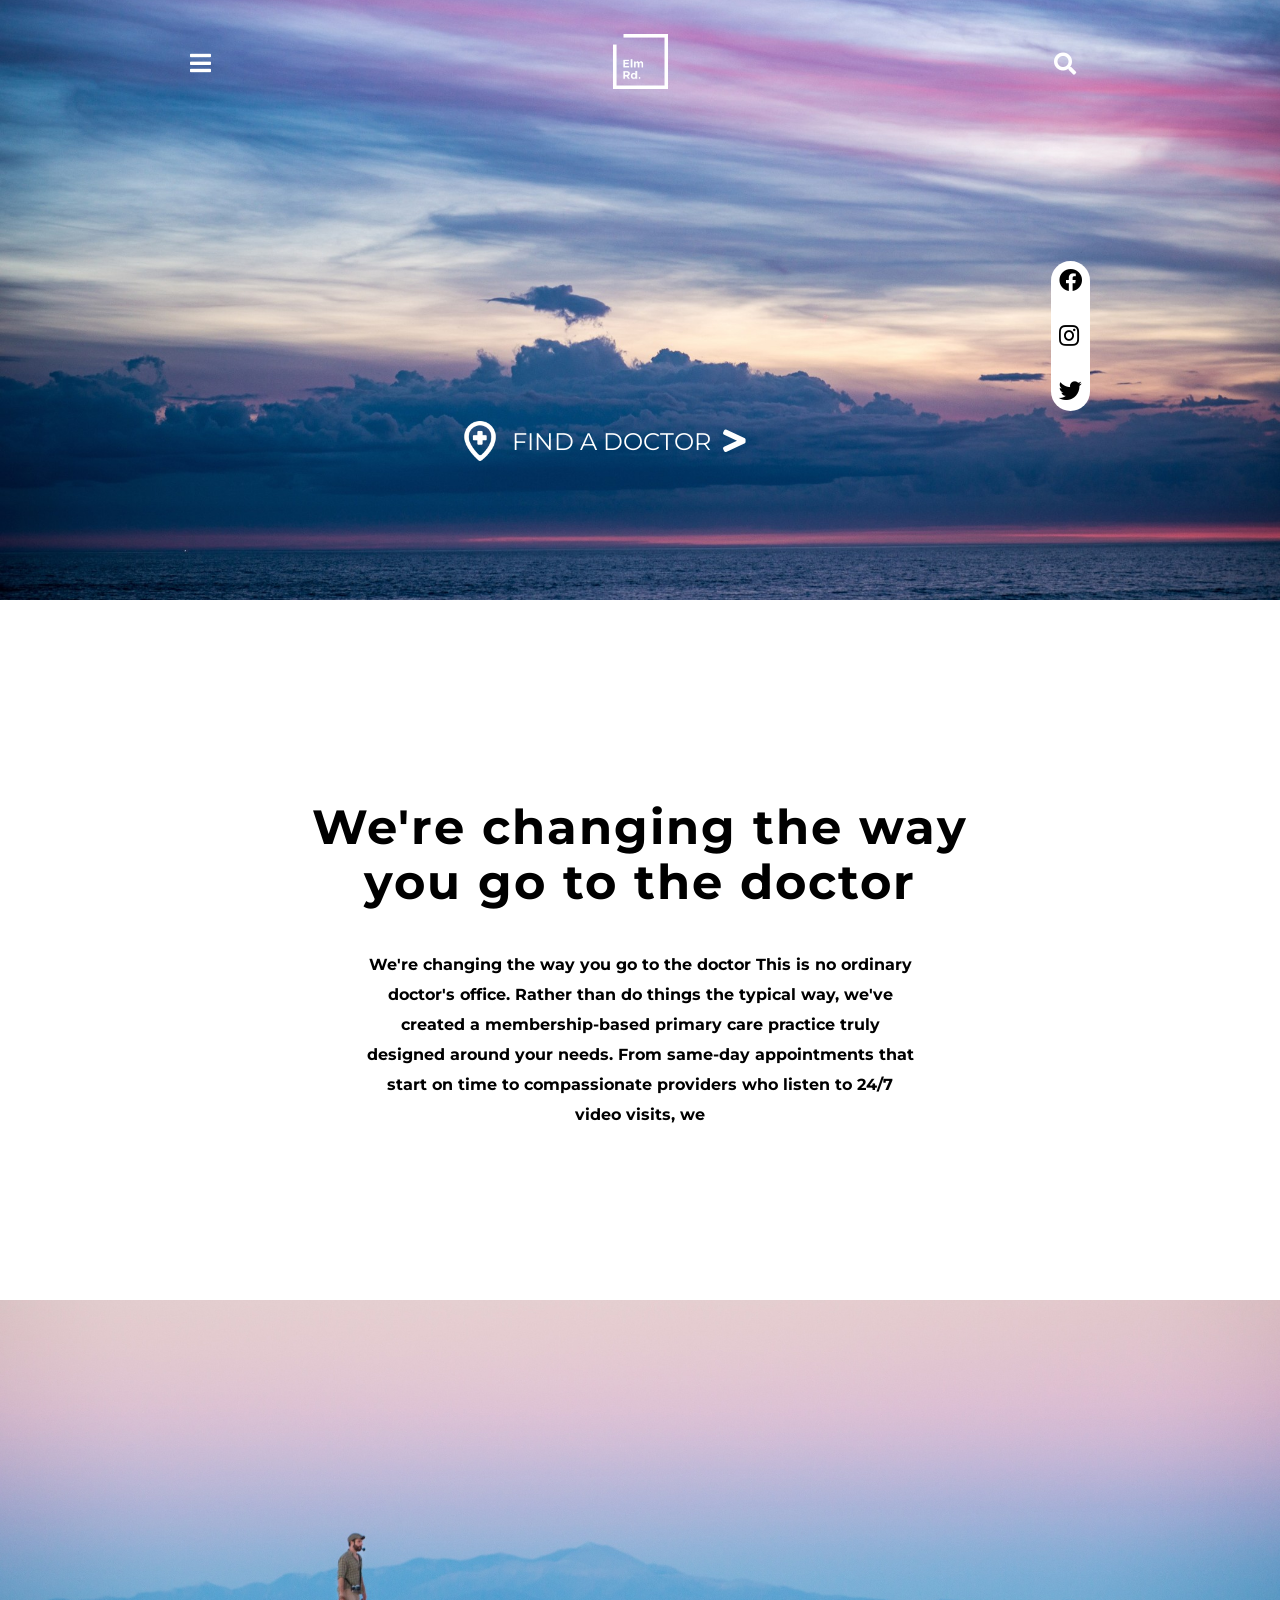
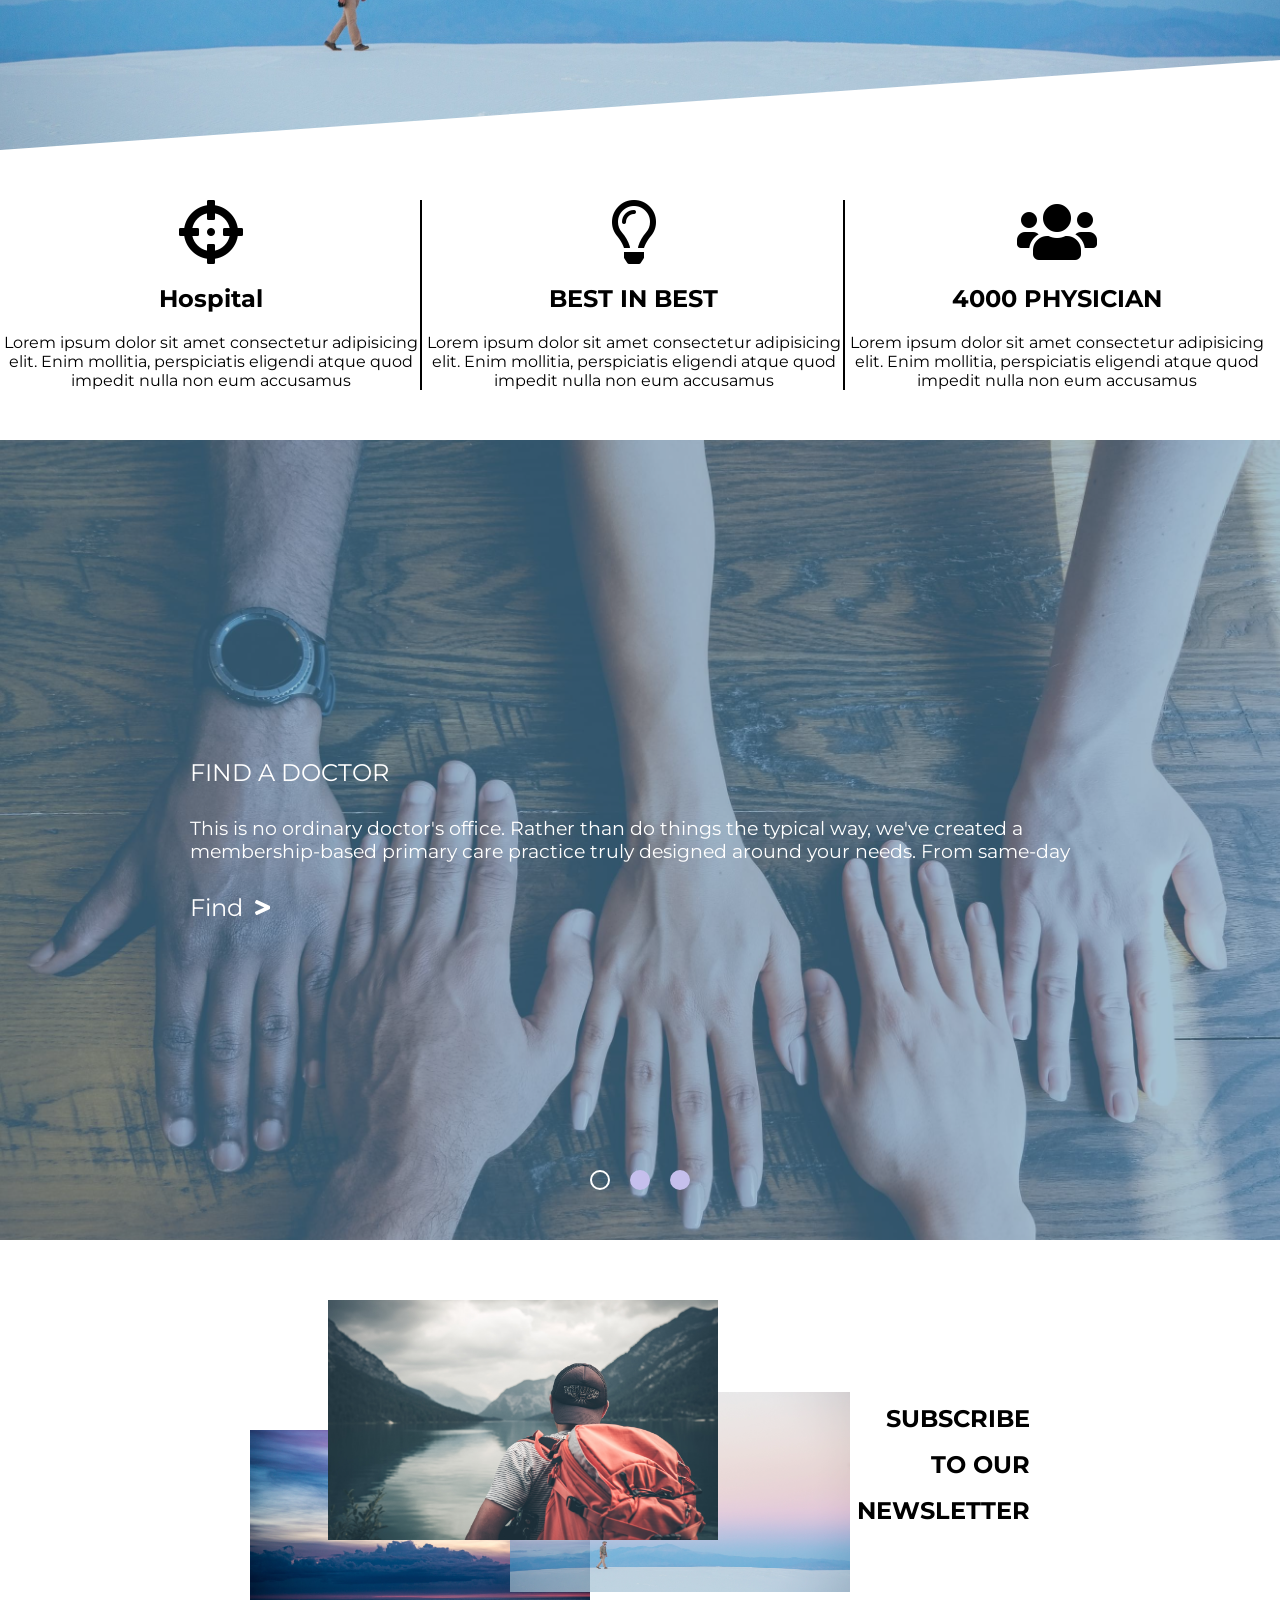
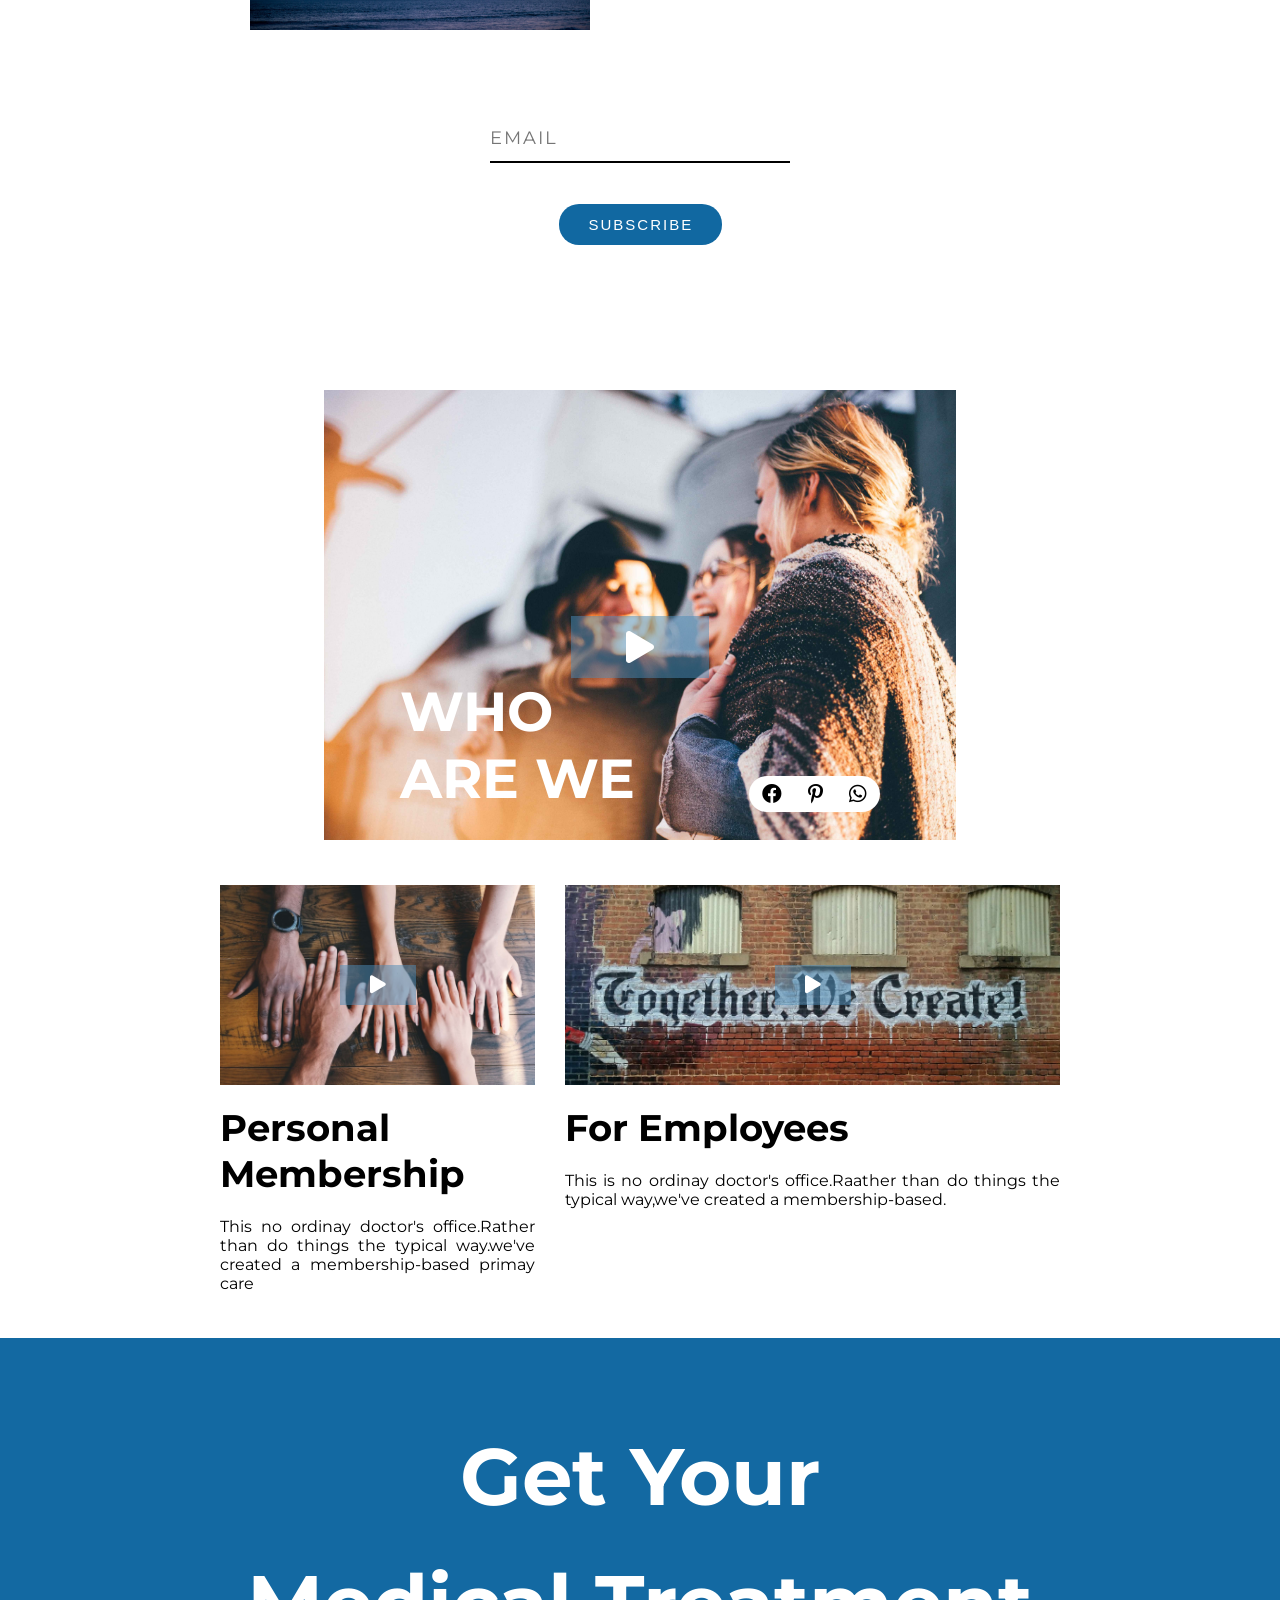
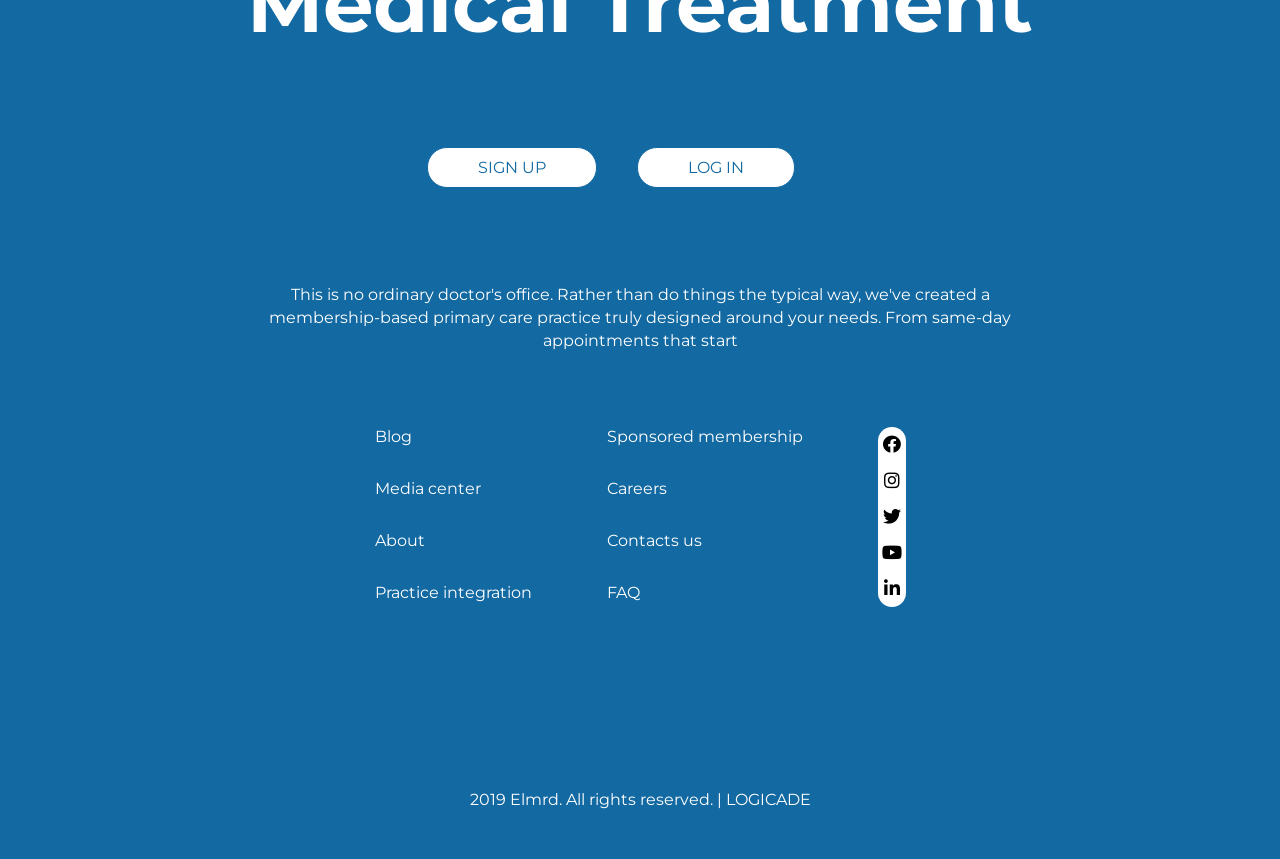
<file: index.html>
<!DOCTYPE html>
<html>

<head>
	<meta charset="utf-8">
	<meta name="viewport" content="width=device-width, initial-scale=1.0">
	<title>ELMRD | LOGICADE </title>
	<link href="https://fonts.googleapis.com/css?family=Montserrat&display=swap" rel="stylesheet">
	<link rel="stylesheet" href="./css/font-awesome icons.css">
	<link rel="stylesheet" media="(min-width:769px)" type="text/css" href="style.css">
	<link rel="stylesheet" media="(max-width:768px)" href="./ipad.css">
	<link rel="stylesheet" media="(max-width:500px)" href="./mobile.css">


</head>

<body>
	<!-- header -->

	<header id="sec1">
		<div class="container-header">
			<div class="main-header-contant">
				<nav class="header__nav">
					<div class="container-header nav-container ">
						<div class="hd-burger">
							<a class="text-white-color" onclick="sideBarFunc()"><i class="fas fa-bars"></i></a>
						</div>
						<div class="hd-logo">
							<a href="#"><img src="image/Artboard 1.png"></a>
						</div>
						<div class="hd-searchbar">
							<div class="search-box">
								<input type="text" name="search" placeholder="Looking For?" id="myInput" onkeyup="myInput()" value="NULL">
								<div class="search-btn">
									<i class="fas fa-search"></i>
								</div>
								<div class="cancel-btn">
									<i class="fas fa-times"></i>
								</div>
								<div class="search-data">

								</div>
							</div>
						</div>
					</div>
				</nav>
				<div class="Child2">
					<div class="find_link">
						<a class="text-white-color"><img src="image/hospital-placeholder.png"> &nbsp; FIND A DOCTOR &nbsp; <i
								class="fas fa-greater-than"></i></a>

					</div>
					<div>
						<ul>
							<li>
								<a class="text-blue-color">
									<i class="fab fa-facebook"></i>
								</a>
							</li>
							<li>
								<a class="text-blue-color">
									<i class="fab fa-instagram"></i>
								</a>
							</li>
							<li>
								<a class="text-blue-color">
									<i class="fab fa-twitter"></i>
								</a>
							</li>
						</ul>
					</div>
				</div>
				<div class="main__sidebar">
					<ul class="sidebar">
						<li> <a href="#sec1">Home</a></li>
						<li> <a href="#sec2">About</a></li>
						<li> <a href="#sec3">Services</a></li>
						<li> <a href="#sec4">Explore</a></li>
						<li> <a href="#sec5">Subscribe</a></li>
						<li> <a href="#sec6">Video</a></li>
						<li> <a href="#sec7">Contact</a></li>
					</ul>
				</div>
			</div>
		</div>
	</header>
	<!-- header end -->
	<!-- search items -->
	<section class="search_item_main">
		<div class="search_list container-header" id="myUL">
			<!-- <div class="s-text">Type Text Here</div> -->
			<div class="loader" id="lod"></div>
			<div style="--i:1;" class="search_item material">
				<h2>Hospital</h2>
				<p>We're changing the way you go to the doctor
					This is no ordinary doctor's office. Rather than do things the typical way, we've created a membership-based
					primary care practice truly designed around your needs.
				</p>
			</div>
			<div style="--i:2;" class="search_item material">
				<h2>Best in Best</h2>
				<p>We're changing the way you go to the doctor
					This is no ordinary doctor's office. Rather than do things the typical way, we've created a membership-based
					primary care practice truly designed around your needs.
				</p>
			</div>
			<div style="--i:3;" class="search_item material">
				<h2>4000 PHYSICIAN</h2>
				<p>We're changing the way you go to the doctor
					This is no ordinary doctor's office. Rather than do things the typical way, we've created a membership-based
					primary care practice truly designed around your needs.
				</p>
			</div>
			<div style="--i:4;" class="search_item material">
				<h2>Personal Membership</h2>
				<p>We're changing the way you go to the doctor
					This is no ordinary doctor's office. Rather than do things the typical way, we've created a membership-based
					primary care practice truly designed around your needs.
				</p>
			</div>
			<div style="--i:5;" class="search_item material">
				<h2>For Employes</h2>
				<p>We're changing the way you go to the doctor
					This is no ordinary doctor's office. Rather than do things the typical way, we've created a membership-based
					primary care practice truly designed around your needs.
				</p>
			</div>
			<div style="--i:6;" class="search_item material">
				<h2>Get Your Medical treatment</h2>
				<p>We're changing the way you go to the doctor
					This is no ordinary doctor's office. Rather than do things the typical way, we've created a membership-based
					primary care practice truly designed around your needs.
				</p>
			</div>

		</div>
	</section>
	<!-- search items end -->
	<!-- Descriptoin -->
	<div id="sec2">
		<section id="Desciption">
			<div class="container">
				<div class="contant text-blue-color">
					<h1>We're changing the way you go to the doctor </h1>
					<h4>We're changing the way you go to the doctor
						This is no ordinary doctor's office. Rather than do things the typical way, we've created a membership-based
						primary care practice truly designed around your needs. From same-day appointments that start on time to
						compassionate providers who listen to 24/7 video visits, we </h4>
				</div>
			</div>
		</section>
	</div>

	<!-- third section -->

	<div id="sec3">
		<section id="main-3">
			<div class="container3">
				<div class="bg-img1"></div>
				<div id="Cards">
					<div class="card border-right">
						<a><i class="fas fa-4x fa-crosshairs"></i></a>
						<h2><a class="text-blue-color padding-top-bottom">Hospital</a></h2>
						<p>Lorem ipsum dolor sit amet consectetur adipisicing elit. Enim mollitia, perspiciatis eligendi atque quod
							impedit nulla non eum accusamus</p>

					</div>
					<div class="card border-right">
						<a><i class="far fa-4x fa-lightbulb"></i></a>
						<h2><a class="text-blue-color padding-top-bottom">BEST IN BEST</a></h2>
						<p>Lorem ipsum dolor sit amet consectetur adipisicing elit. Enim mollitia, perspiciatis eligendi atque quod
							impedit nulla non eum accusamus</p>
					</div>
					<div class="card">
						<a><i class="fas fa-4x fa-users"></i></a>
						<h2><a class="text-blue-color padding-top-bottom">4000 PHYSICIAN</a></h2>
						<p>Lorem ipsum dolor sit amet consectetur adipisicing elit. Enim mollitia, perspiciatis eligendi atque quod
							impedit nulla non eum accusamus</p>
					</div>
				</div>
			</div>
		</section>
	</div>

	<!-- fourth section -->
	<div id="sec4">
		<section id="Slider">
			<div class="main-4">
				<div class="gradient">
					<div class="container4">
						<div class="contant-main">
							<div class="contant text-white-color">
								<h1 class="font-weight">FIND A DOCTOR</h1>
								<h3 class="font-weight">This is no ordinary doctor's office. Rather than do things the typical way,
									we've created a membership-based primary care practice truly designed around your needs. From same-day
								</h3>
								<a>
									<h2 class="font-weight text-white-color">Find &nbsp;<i class="fas fa-greater-than"></i></h2>
								</a>
							</div>
						</div>
					</div>
				</div>
			</div>
			<div class="main-4">
				<div class="gradient">
					<div class="container4">
						<div class="contant-main">
							<div class="contant text-white-color">
								<h1 class="font-weight">Lorem, ipsum dolor.></h1>
								<h3 class="font-weight">Lorem ipsum dolor sit amet, consectetur adipisicing elit. Officia vel eaque esse
									animi exercitationem tempore dicta veritatis? Sunt, voluptatibus temporibus.</h3>
								<a>
									<h2 class="font-weight text-white-color">Find &nbsp;<i class="fas fa-greater-than"></i></h2>
								</a>
							</div>
						</div>
					</div>
				</div>
			</div>
			<div class="main-4">
				<div class="gradient">
					<div class="container4">
						<div class="contant-main">
							<div class="contant text-white-color">
								<h1 class="font-weight">Lorem, ipsum dolor.</h1>
								<h3 class="font-weight">Lorem ipsum, dolor sit amet consectetur adipisicing elit. Consequuntur
									necessitatibus iure, a veritatis ducimus tempore ipsam eos dolores quasi enim.</h3>
								<a>
									<h2 class="font-weight text-white-color">Find &nbsp;<i class="fas fa-greater-than"></i></h2>
								</a>
							</div>
						</div>
					</div>
				</div>
			</div>
			<div id="Dots">
				<div class="dot" onclick="currentSlide(1)"></div>
				<div class="dot" onclick="currentSlide(2)"></div>
				<div class="dot" onclick="currentSlide(3)"></div>
			</div>
		</section>
	</div>

	<!-- fifth section -->

	<div id="sec5">
		<section id="main-5 sec5">
			<div class="container">
				<div class="main-contant-5">
					<div id="Card">
						<div class="card1">
							<img src="image/philipp-kammerer-6Mxb_mZ_Q8E-unsplash.jpg">
							<img src="image/matt-le-SJSpo9hQf7s-unsplash.jpg">
							<img src="image/beach-clouds-dawn-1370725.jpg">
						</div>
						<div class="card2 text-blue-color line-height">
							<h1>SUBSCRIBE TO OUR NEWSLETTER</h1>
						</div>
					</div>
					<div class="row">
						<div>
							<input type="email" placeholder="EMAIL" class="line-height lettter-spacing" id="mail" required>

							<button onclick="fun()">
								<a class="border-radius text-white-color lettter-spacing" id="subscribe">
									<h4 class="font-weight">SUBSCRIBE</h4>
								</a>
							</button>
						</div>
						<small id="small" class="small">Submitted Successfully!</small>
						<small id="small-e1" class="small-error">Sorry not Submitted!</small>

					</div>
				</div>
			</div>
		</section>
	</div>


	<!-- Videos section -->

	<div id="sec6">
		<section id="Videos-Section">
			<div class="container">
				<div class="First-video">
					<div class="contant">
						<div>
							<a onclick="trailer(1)" class="text-white-color action"><i class="fas fa-2x fa-play"></i></a>
						</div>
						<div class="latter-spacing font-size">
							<div>
								<a class="text-white-color">
									<h2>WHO ARE WE</h2>
								</a>
							</div>
							<div>
								<ul class="border-radius">
									<li>
										<a class="text-blue-color"><i class="fab fa-facebook"></i></a>
									</li>
									<li>
										<a class="text-blue-color"><i class="fab fa-pinterest-p"></i></a>
									</li>
									<li>
										<a class="text-blue-color"><i class="fab fa-whatsapp"></i></a>
									</li>
								</ul>
							</div>
						</div>
					</div>
				</div>
				<div class="Second-Third-video">
					<div class="card1">
						<div>
							<a onclick="trailer(2)" class="text-white-color"><i class="fas fa-play"></i></a>
						</div>
						<div class="text-blue-color">
							<a>
								<h1 class="padding-top-bottom text-blue-color font-size latter-spacing line-height">Personal Membership
								</h1>
							</a>
							<p class="text-align-justify">This no ordinay doctor's office.Rather than do things the typical way.we've
								created a membership-based primay care</p>
						</div>
					</div>
					<div class="card2">
						<div>
							<a onclick="trailer(3)" class="text-white-color"><i class="fas fa-play"></i></a>
						</div>
						<div class="text-blue-color">
							<a>
								<h1 class="padding-top-bottom text-blue-color font-size line-height latter-spacing">For Employees</h1>
							</a>
							<p class="text-align-justify">This is no ordinay doctor's office.Raather than do things the typical
								way,we've created a membership-based.</p>
						</div>
					</div>
				</div>
			</div>
			<!-- 1st video trailer -->
			<div class="trailer1">
				<div class="iframe-container">
					<iframe width="560" height="315" src="https://www.youtube.com/embed/BNVHwDk-8m0" frameborder="0"
						allow="accelerometer; autoplay; clipboard-write; encrypted-media; gyroscope; picture-in-picture"></iframe>
				</div>
				<a onclick="closed(1)" class="close">
					<i class="fas fa-times"></i>
				</a>
			</div>
			<!-- 2st video trailer -->
			<div class="trailer2">
				<div class="iframe-container">
					<iframe width="560" height="315" src="https://www.youtube.com/embed/BNVHwDk-8m0" frameborder="0"
						allow="accelerometer; autoplay; clipboard-write; encrypted-media; gyroscope; picture-in-picture"></iframe>
				</div>
				<a onclick="closed(2)" class="close">
					<i class="fas fa-times"></i>
				</a>
			</div>
			<!-- 3st video trailer -->
			<div class="trailer3">
				<div class="iframe-container">
					<iframe width="560" height="315" src="https://www.youtube.com/embed/BNVHwDk-8m0" frameborder="0"
						allow="accelerometer; autoplay; clipboard-write; encrypted-media; gyroscope; picture-in-picture"></iframe>
				</div>
				<a onclick="closed(3)" class="close">
					<i class="fas fa-times"></i>
				</a>
			</div>


		</section>
	</div>

	<!-- footer section -->

	<footer id="sec7">
		<div class="container">
			<div class="row1 text-white-color">
				<h1 class="font-size5">Get Your</h1>
				<h1 class="font-size5 padding">Medical Treatment</h1>
				<ul>
					<li><a class="border-radius text-blue-color" id="popup1">SIGN UP</a></li>
					<li><a class="border-radius text-blue-color" id="popup2">LOG IN</a></li>
				</ul>
			</div>
			<div class="row2 text-white-color">
				<h4 class="font-weight">This is no ordinary doctor's office. Rather than do things the typical way, we've
					created a membership-based primary care practice truly designed around your needs. From same-day appointments
					that start</h4>
			</div>
			<div class="row3">
				<div class="nav">
					<ul>
						<li><a class="text-white-color">Blog</a></li>
						<li><a class="text-white-color">Media center</a></li>
						<li><a class="text-white-color">About</a></li>
						<li><a class="text-white-color">Practice integration</a></li>
					</ul>
					<ul>
						<li><a class="text-white-color">Sponsored membership</a></li>
						<li><a class="text-white-color">Careers</a></li>
						<li><a class="text-white-color">Contacts us</a></li>
						<li><a class="text-white-color">FAQ</a></li>
					</ul>
				</div>
				<div class="icons">
					<ul class="border-radius">
						<li><a class="text-blue-color"><i class="fab fa-facebook"></i></a></li>
						<li><a class="text-blue-color"><i class="fab fa-instagram"></i></a></li>
						<li><a class="text-blue-color"><i class="fab fa-twitter"></i></a></li>
						<li><a class="text-blue-color"><i class="fab fa-youtube"></i></a></li>
						<li><a class="text-blue-color"><i class="fab fa-linkedin-in"></i></a></li>
					</ul>
				</div>
			</div>
			<div class="row4 text-white-color">
				<p>2019 Elmrd. All rights reserved. | LOGICADE</p>
			</div>
		</div>
	</footer>



	<!-- signup -->

	<section class="sec8" id="login1">
		<div class="sign_Up">
			<div class="sign sign-h3">
				<h3>Login</h3>
			</div>
			<div class="sign mail">
				<input type="mail" id="mail2" required>
				<label>Your Email</label>
			</div>
			<div class="sign pass">
				<input type="password" id="pass" required>
				<label>Password</label>
			</div>
			<div class="sign f-p">
				<label>Forgot Password?</label>
			</div>
			<small id="small-3" class="small">login Successfully!</small>
			<small id="small-e2" class="small-error">Sorry not Submitted!</small>
			<div class="sign s-b">
				<button type="submit" onclick="login_input()"><a class="signUp_btn">LOGIN</a></button>
			</div>
			<div class="sign s-i-w">
				<label>or sign in with:</label>
			</div>
			<div class="sign s-icons">
				<div class="facebook">
					<a><i class="fab fa-facebook-f"></i></a>
				</div>
				<div class="twitter">
					<a><i class="fab fa-twitter"></i></a>
				</div>
				<div class="google">
					<a><i class="fab fa-google-plus-g"></i></a>
				</div>
			</div>
		</div>
	</section>
	<!-- login -->

	<section class="sec8" id="signup1">
		<div class="sign_Up login">
			<div class="sign sign-h3">
				<h3>Sign Up</h3>
			</div>
			<div class="sign mail">
				<input type="mail" name="mail" id="name" required>
				<label>Name</label>
			</div>
			<div class="sign mail">
				<input type="mail" name="mail" id="mail3" required>
				<label>Your Email</label>
			</div>
			<div class="sign pass">
				<input  name="Password" id="pass2" type="password" required>
				<label>Your Password</label>
			</div>
			<div class="sign pass">
				<input  name="Password" id="pass3" type="password" required>
				<label>Confirm Password</label>
			</div>
			<div class="sign f-p">
				<label>Forgot Password?</label>
			</div>
			<small id="small-2" class="small">Signup Successfully!</small>
			<small id="small-e3" class="small-error">Sorry not Submitted!</small>
			<div class="sign s-b">
				<button type="submit" onclick="login_signup()"><a class="signUp_btn">SIGN UP</a></button>
			</div>
			<div class="sign s-i-w">
				<label>or sign up with:</label>
			</div>
			<div class="sign s-icons">
				<div class="facebook">
					<a><i class="fab fa-facebook-f"></i></a>
				</div>
				<div class="twitter">
					<a><i class="fab fa-twitter"></i></a>
				</div>
				<div class="google">
					<a><i class="fab fa-google-plus-g"></i></a>
				</div>
			</div>
		</div>
	</section>
	<script src="./main.js"></script>
</body>

</html>
</file>
<file: style.css>
/*
=============================
GLOBAL STYLE
=============================
*/
*{
	padding: 0;
	margin: 0;
	box-sizing: border-box;
}
html, body{
	scroll-behavior: smooth;
}
body{
	font-family: 'Montserrat', sans-serif;
	background: #fff;
}
  
/* Track */
body::-webkit-scrollbar-track {
    box-shadow: 0 0 .6rem rgba(255, 255, 255, 1); 
    border-radius: 2rem;
    background: #e9e7e7;
}

/* Handle */
body::-webkit-scrollbar-thumb {
    background: rgba(242, 126, 99, 0.5);
    border-radius: 2rem;
}

/* Handle on hover */
body::-webkit-scrollbar-thumb:hover {
    background: rgba(242, 126, 99, 1); 
}
/*
=============================
COMMON STYLING
=============================
*/
:root{
	--h-size: 3em;
	--letter-spacing: 2px;
	--padding: 30px 0px;
	--line-height: 55px;
	--line-height2: 30px;
	--bg-play-icon: rgba(77, 140, 183,0.5);
}
a{
	text-decoration: none;
	display: inline-block;
	outline: none;
}
.text-white-color{
	color: #fff;
}
li.text-blue-color{
	color: #1369A2;
}
.font-weight{
	font-weight: normal;
}
.line-height{
	line-height: 46px;
}
.border-right{
	border-right: 2px solid black; 
}
.border-radius{
	border-radius: 20px;
}
.lettter-spacing{
	letter-spacing: 2px;
}
.padding-top{
	padding-top: 30px; 
}
/**/
.font-size{
	font-size: 2.3em;
}
.padding-top-bottom{
	padding: 20px 0px 20px 0px;
}
/**/
.font-size5{
	font-size: 5em;
}
.text-align-justify{
	text-align: justify;
}

/*
=====================================================
COMMON CONTAINER (DISCRIPTION)( 6 )( 5 )( footer )
=====================================================
*/
.container{
	max-width: 900px;
	display: flex;
	margin: auto;
	flex-direction: column;
	align-items: center;
	justify-content: center;
	justify-content: space-between;
}
/*
=============================
HEADER Section
=============================
*/
header{
	padding: 0 1rem;
	width: 100%;
	background: url(image/beach-clouds-dawn-1370725.jpg) no-repeat center / cover;

}
.width-90{
	width: 90% !important;
	padding: 0 !important;
}
.active-header{
	position: fixed;
	top: 0;
	background-color: rgba(77, 140, 183,0.6);
	border-bottom: .1rem solid #ab9dfc;
	z-index: 1000;
	margin-top: 0 !important;
	-webkit-box-shadow: 0px 1px 10px hsla(249, 100%, 65%, .8);
    -moz-box-shadow: 0px 1px 10px hsla(249, 100%, 65%, .8);
    box-shadow: 0px 1px 10px hsla(249, 100%, 65%, .8);
}
.active-header .nav-container{
	height: 85px !important;
	transition: height .5s ease;
	padding: 0 1rem ;
}
header a{
	text-decoration: none;
	display: inline-block;
}
.container-header{
	max-width: 900px;
	margin: auto;
}
.container-header.search_open .hd-burger,
.container-header.search_open .hd-logo{
	display: none;
}
.main-header-contant{
	height: 600px;
	display: flex;
	flex-direction: column;
	align-items: center;
}
.header__nav{
	width: 100%;
	margin-top: 1rem;
}
nav .nav-container{
	margin: auto;
	width: 100%;
	height: 95px;
	display: flex;
	text-align: center;
	justify-content: space-between;
	align-items: center;
	transition: height .3s ease;
}

.main-header-contant nav .hd-burger{
	height: 50px;
	display: flex;
	justify-content: flex-start;
	align-items: center;
	flex: 1;
	cursor: pointer;
}

nav .hd-burger i{
	font-size: 1.5rem;
	transition: 0.4s linear;
}
nav .hd-burger i:hover{
	transform: scale(1.2);
}

nav .hd-logo img{
	width: 55px;
}


.main-header-contant nav .hd-logo{
	display: flex;
	align-items: center;
	justify-content: center;
}

.main-header-contant nav .hd-searchbar{
	display: flex;
	align-items: center;
	justify-content: flex-end;
	flex: 1;
}

nav .hd-searchbar i{
	transition: all .5s linear;
}

nav .hd-searchbar i:hover{
	transform: scale(1.2);
}


/* search box */

.search-box{
	height: 50px;
	width: 50px;
	position: relative;
	transition: all .5s ease;
}


.search-box{
	z-index: 1000;
}

.search-box.active{
	width: 100%;
}
.search-box input{
	height: 100%;
	width: 100%;
	border: none;
	outline: none;
	background: #fff;
	color: #1369A2;
	font-size: 1rem;
	border-radius: 50px;
	padding: 1em 3.2em 1em 1.5em;
	opacity: 0;
	letter-spacing: .1em;
}
.search-box input:focus{
	color: black;
}
.search-box input.active{
	opacity: 1;
}
.search-box .search-btn{
	position: absolute;
	top: 50%;
	right: 0px;
	transform: translateY(-50%);
	height: 50px;
	width: 50px;
	color: #fff;	
	line-height: 50px;
	text-align: center;
	border-radius: 50px;
	font-size: 1.4rem;
	cursor: pointer;
	transition: all 0.5s linear;
	z-index: 1;
}
.search-box .search-btn.active{
	right: 5px;
	height: 40px;
	width: 40px;
	background-color: #664AFF;
	color: #fff;
	line-height: 40px;
	font-size: 1.2rem;
	transform: translateY(-50%) rotate(360deg);	
}
.search-box .cancel-btn{
	position: absolute;
	top: 50%;
	right: 20px;
	transform: translateY(-50%);
	color: #fff;
	font-size: 25px;
	cursor: pointer;
	opacity: 0;
	transition: all .5s 0.2s linear
}

.search-box .cancel-btn.active{
	opacity: 1;
	right: -2.2rem;
	transform: translateY(-50%) rotate(360deg);
}

.search-box .search-data{
	text-align: center;
	padding-top: 2em;
	color: #fff;
	font-size: .9rem;
	word-wrap: break-word;
}

.search-box .search-data.active{
	display: none;
}
/* search items */
.search_item_main{
	position: fixed;
	top: 0;
	bottom: 0;
	left: 0;
	right: 0;
	background-color: rgba(77, 140, 183,0.95);
	visibility: hidden;
	opacity: 0;
	pointer-events: none;
	transition: 0s ease;
}
.search_item_main.search_open{
	visibility: visible;
	opacity: 1;
	pointer-events: all;
	z-index: 999;
	transition: .3s ease;
}
.search_item:hover{
	background-color: rgb(54, 127, 175);
}
.search_list{
	display: flex;
	flex-direction: column;
}
.search_list{
	margin-top: 130px;
	height: 78vh;
	overflow-y: scroll;
	overflow-x: hidden;
	width: 90%;
}
.search_list::-webkit-scrollbar {
  width: 10px;
	display: none;
}

/* Track */
.search_list::-webkit-scrollbar-track {
  background: rgba(77, 140, 183,0.95); 
	display: none;
}
 
/* Handle */
.search_list::-webkit-scrollbar-thumb {
  background: rgb(2, 1, 1); 
	display: none;
}

/* Handle on hover */
.search_list::-webkit-scrollbar-thumb:hover {
  background: rgb(22, 22, 22); 
	display: none;
}

.s-text{
	color: white;
	font-size: 3.3rem;
	font-weight: 600;
	text-align: center;
}
.loader {
	display: none;
  border: 6px solid #f3f3f3;
  border-radius: 50%;
  border-top: 6px solid #3498db;
  min-width: 60px;
  min-height: 60px;
  -webkit-animation: spin 2s linear infinite; /* Safari */
  animation: spin 2s linear infinite;
  margin:5px auto ;
}

/* Safari */
@-webkit-keyframes spin {
  0% { -webkit-transform: rotate(0deg); }
  100% { -webkit-transform: rotate(360deg); }
}

@keyframes spin {
  0% { transform: rotate(0deg); }
  100% { transform: rotate(360deg); }
}
.search_list .search_item{
	/* display: none; */
	padding-top: .7em;
	opacity: 1;
	transform: translateX(450rem);
	transition: transform .9s, opacity .3s;
	transition-delay: calc(.1s * var(--i));
	/* margin-right: -100%; */
}

.search_list .search_item + .search_item{
	margin-top: .8em;
	border-top: 1px solid #1369A2;
}
.search_list .search_item h2{
	font-size: 1.3rem;
	font-weight: 600;
	margin-bottom: .8rem;
}
.search_list .search_item p{
	font-size: 1rem;
	font-weight: 400;
	margin-bottom: .3rem;
	line-height: 1.3;
}
.search_item_main.search_open .search_item{
	transform: translateY(0rem);
	opacity: 1;
}
/* seacrhbar end */
.Child2{
	width: 70%;
	height: 350px;
	display: flex;
	align-self: flex-end;
	justify-content: space-between;
}

.Child2 .find_link a{
	cursor: pointer;
  display: flex;
  align-items: center;
  
}
.Child2 .find_link a i {
	transition: transform .2s;
}
.Child2 .find_link a:hover i {
	transform: translateX(.5rem);
}
.Child2 > :nth-child(1){
	display: flex;
	align-items: flex-end;
	font-size: 1.5rem;
}
.Child2 > :nth-child(1) i{
	font-size: 30px;
}
.Child2 > :nth-child(1) img{
	width: 40px;
}
.Child2 > :nth-child(2){
	align-self: flex-end;
	margin-bottom: 35px;
}
.Child2 > :nth-child(2) ul{
	list-style: none;
	background: #fff;
	border-radius: 20px;
}
.Child2 > :nth-child(2) ul li{
	margin: 15px 0px 15px 0px;
}
.Child2 > :nth-child(2) ul li a i{
	cursor: pointer;
	font-size: 23px;
	transition: 0.2s linear;
}
.Child2 > :nth-child(2) ul li a i:hover{
	transform: scale(1.2);
}
.Child2 > :nth-child(2) ul li a{
	padding: 8px 8px;
}

/* Start */
.main__sidebar{
	position: fixed;
	background: rgba(0, 0, 0, 0.75);
  width: 100%;
	height: 100%;
	transition: all .2s linear;
	
	visibility: hidden;
	opacity: 0;
}
.main__sidebar.active{
	visibility: visible;
	opacity: 1;
	z-index: 1000000;
}

.main__sidebar .sidebar{
	width: 70%;
	height: 100%;
	position: fixed;
	left: -200px;
	transition: left .2s linear;
    background-color: #1369A2;
    list-style: none;
    display: flex;
	flex-direction: column;
	padding: 1.2em 0;
}

.main__sidebar .sidebar.active{
	left: 0;
}

.main__sidebar .sidebar li a{
	font-size: 1.3rem;
	padding: 1.5em 0;
	text-align: center;
	display: block;
	color: #fff;
	font-weight: 700;
	transition: all .2s linear;
	position: relative;
	
}

.main__sidebar .sidebar li a:hover,
.main__sidebar .sidebar li a:focus{
	background-color: rgb(14, 77, 119);
	font-size: 1.5rem;
}

.main__sidebar .sidebar li a:hover::after,
.main__sidebar .sidebar li a:focus::after{
	content: '';
	display: block;
	position: absolute;
	top: 0;
	bottom: 0;
	border-left: 1em solid  #fff;
}
/* End */


/*
=============================
DESCRIPTION
=============================
*/
#Desciption{
	width: 100%;
}
#Desciption .contant{
	width: 700px;
	height: 700px;
	display: flex;
	flex-direction: column;
	text-align: center;
	justify-content: center;
	align-items: center;
}
#Desciption .contant h1{
	font-size: var(--h-size);
	padding: var(--padding);
	letter-spacing: var(--letter-spacing);
	line-height: var(--line-height);
}
#Desciption .contant h4{
	line-height: var(--line-height2);
	margin-top: 10px;
	padding: 0px 75px 0px 75px;
}

/*
=============================
THIRD SECTION
=============================
*/
#main-3{
	width: 100%;
	background: #fff;
}
.container3{
	margin: auto;
	height: auto;
	display: flex;
	flex-direction: column;
	justify-content: center;
	align-items: center;
}
.bg-img1{
	width: 100%;
	height: 450px;
	background: url('image/matt-le-SJSpo9hQf7s-unsplash.jpg');
	background-size: cover;
	background-position: bottom;
	clip-path: polygon(0% 0%, 0% 100%, 100% 80%, 100% 0%);
}
#Cards{
	max-width: 1400px;
	margin: 50px auto;
	display: flex;
	flex-wrap: wrap;
	
}
.card{
	width: 33%;
	/* height: 240px; */
	display: flex;
	text-align: center;
	flex-direction: column;
	justify-content: center;
	align-items: center;
	padding-left: 2px;
}
#Cards .card i{
	transition: 0.2s linear;
	color: black;
}
#Cards .card i:hover{
	transform: scale(1.2);
}
/*
=============================
FOURTH SECTION
=============================
*/
#Slider{
	position: relative;
}
.main-4{
	width: 100%;
	background-size: cover;
}
#Slider > :nth-child(1){
	background-image: url(image/clay-banks-LjqARJaJotc-unsplash.jpg);
}
#Slider > :nth-child(2){
	background-image: url(./image/philipp-kammerer-6Mxb_mZ_Q8E-unsplash.jpg);
}
#Slider > :nth-child(3){
	background-image: url(./image/mesut-kaya-eOcyhe5-9sQ-unsplash.jpg);
}

.gradient{
	background-color: rgba(77, 140, 183,0.5);
	width: 100%;
}
.container4{
	margin: auto;
	height: 800px;
	display: flex;
	flex-direction: column;
	justify-content: center;
	align-items: center; 
}
.contant-main{
	width: 100%;
	height: 230px;
	background: transparent;
	align-items: center;
	display: flex;
	justify-content: center;
}
.contant-main .contant{
	width: 900px;
}
.contant-main .contant h1{
	padding-bottom: 30px;
}
.contant-main .contant h2{
	cursor: pointer;
	margin-top: 30px;
	display: flex;
	align-items: center;
}
.contant-main .contant a h2 i{
	font-size: 20px;
	pointer-events: none;
}
#Dots{
	position: absolute;
	bottom: 5%;
	display: flex;
	width: 100%;
	justify-content: center;
}
.dot{
	width: 20px;
	height: 20px;	
	border-radius: 50%;
	background-color: #c5bfec;
	margin: 10px;
	cursor: pointer;
	border: 2px solid #c5bfec;
	transition: .4s ease;
}
.dot.active{
	border: 2px solid #fff;
	background-color: transparent;
}

/*
=============================
FIFTH SECTION
=============================
*/

#main-5{
	width: 100%;
}
.main-contant-5{
	min-height: 750px;
	display: flex;
	flex-direction: column;
	justify-content: center;
	align-items: center;
}
#Card{
	display: flex;
	flex-direction: row;
	justify-content: space-between;
}
#Card .card1{
	position: relative;
	height: 330px;
	width: 600px;
	display: flex;
	flex-direction: column;
	justify-content: center;
	align-items: center;
}
#Card .card1 img{
	display: inline-block;
	width: 390px;
	height: 240px;
	transition: .3s ease;
}
#Card .card1 img:hover{
	z-index:4;
	opacity: 1 !important;
}
#Card .card1:hover img{
	opacity: 0.8;
}

#Card .card1 > :nth-child(1){
	position: absolute;
	left: 13%;
	top: 0;
	z-index: 3;
}
#Card .card1 > :nth-child(2){
	position: absolute;
	right: 0;
	top: 28%;
	z-index: 2;
	width: 340px;
	height: 200px;
	opacity: 0.8;
}
#Card .card1 > :nth-child(3){
	position: absolute;
	left: 0;
	bottom: 0;
	z-index: 1;
	width: 340px;
	height: 200px;
}

#Card .card2{
	height: 330px;
	width: 180px;
	display: flex;
	justify-content: center;
	align-items: center;
	text-align: right;
}
.row{
	display: flex;
	flex-direction: column;
	justify-content:center;
	align-items: center;
	height: 300px;
}
.row > :nth-child(1){
	height: 130px;
	display: flex;
	flex-direction: column;
	justify-content: space-between;
	align-items: center;
}
.row input{
	border-top: 0px;
	border-right: 0px;
	border-left: 0px;
	border-bottom: 2px solid black;
	color: #808080;
	width: 300px;
	font-size: 18px;
	font-family: 'Montserrat', sans-serif !important;
}

.row :focus{
	outline: none;
}
.row a{
	background: #1168A1;
	padding: 12px 30px 12px 30px;
	transition: 0.4s;
	width: 163px;
	font-size: 15px;
	cursor: pointer;
}
.small{
	display: none;
	color: green;
	margin-top: 10px;
	padding-bottom: 10px;
}
.small-error{
	display: none;
	color: red;
	margin-top: 10px;
	padding-bottom: 10px;
}

.row button{
	background: transparent;
	outline: none;
	border: none;
}
.row a:hover{
	background: #fff;
	color: #1369A2;
	border-radius: 20px;
	border: 1.5px solid #1369A2;
	transform: scale(1.1);
}
/*
=============================
Videos SECTION
=============================
*/
#Videos-Section{
	width: 100%;
}
.First-video{
	height: 450px;
	background: url(image/priscilla-du-preez-nF8xhLMmg0c-unsplash.jpg) no-repeat center /cover;
	display: flex;
	padding: 44px 76px;
	justify-content: center;
}
.First-video .contant{
	height: 180px;
	width: 480px;
	align-self: flex-end;
	display: flex;
	flex-direction: column;
	justify-content: space-between;
}
.First-video .contant > :nth-child(1){
	align-self: center;
	cursor: pointer;
}
.First-video .contant > :nth-child(1) a{
	padding: 15px 55px 15px 55px;
	background: var(--bg-play-icon);
}
.First-video .contant > :nth-child(1) i{
	transition: 0.2s linear;
}
.First-video .contant > :nth-child(1) i:hover{
	transform: scale(1.2);
	color: #1369A2;
}
.First-video .contant > :nth-child(2){
	display: flex;
	align-items: flex-end;
	flex-direction: row;
	justify-content: space-between;
}
.First-video .contant > :nth-child(2) > :nth-child(1){
	width: 260px;
	align-items: flex-end;
}
.First-video .contant > :nth-child(2) > :nth-child(2) ul{
	display: flex;
	list-style: none;
	background: #fff;
}
.First-video .contant > :nth-child(2) > :nth-child(2) ul li{
	margin:8px 13px;
}
.First-video .contant > :nth-child(2) > :nth-child(2) ul li a{
 	text-align: center;
	display: flex;
}
.First-video .contant > :nth-child(2) > :nth-child(2) i{
	transition: 0.5s linear;
	font-size: 20px;
	cursor: pointer;
}
.First-video .contant > :nth-child(2) > :nth-child(2) i:hover{
	transform: scale(1.2);
}
.Second-Third-video{
	max-width: 100%;
	display: flex;
	flex-wrap: wrap;
	justify-content: space-evenly;
	padding: 45px 0px 45px 0px;
}
.Second-Third-video i{
	font-size: 18px;
	transition: 0.2s linear
}
.Second-Third-video i:hover{
	transform: scale(1.2);
	color: #1369A2;
}
.Second-Third-video .card1{
	width: 35%;
}
.Second-Third-video .card1 > :nth-child(1){
	background: url(image/clay-banks-LjqARJaJotc-unsplash.jpg) no-repeat center /cover;
	width: 100%;
	height: 200px;
	display: flex;
	justify-content: center;
	align-items: center;
}
.Second-Third-video .card1 > :nth-child(1) a{
	cursor: pointer;
	padding: 10px 30px 10px 30px;
	background: var(--bg-play-icon);
}
.Second-Third-video .card2{
	width: 55%;
}
.Second-Third-video .card2 > :nth-child(1){
	background: url('image/my-life-through-a-lens-bq31L0jQAjU-unsplash.jpg') no-repeat center /cover;
	height: 200px;
	width: 100%;
	display: flex;
	justify-content: center;
	align-items: center;
}
.Second-Third-video .card2 > :nth-child(1) a{
	cursor: pointer;
	padding: 10px 30px 10px 30px;
	background: var(--bg-play-icon);
}

/* Trailer */

/* Video Section Styling */
.trailer1{
    position: fixed;
    top: 50%;
    left: 50%;
    transform: translate(-50%, -50%);
    z-index: 10000;
    background: rgba(0, 0, 0, 0.75);
    width: 100%;
    height: 100%;
    display: flex;
    justify-content: center;
    align-items: center;

    visibility: hidden;
    opacity: 0;
}

.trailer1.active{
    visibility: visible;
    opacity: 1;
}
.trailer2{
    position: fixed;
    top: 50%;
    left: 50%;
    transform: translate(-50%, -50%);
    z-index: 10000;
    background: rgba(0, 0, 0, 0.75);
    width: 100%;
    height: 100%;
    display: flex;
    justify-content: center;
    align-items: center;

    visibility: hidden;
    opacity: 0;
}

.trailer2.active{
    visibility: visible;
    opacity: 1;
}
.trailer3{
    position: fixed;
    top: 50%;
    left: 50%;
    transform: translate(-50%, -50%);
    z-index: 10000;
    background: rgba(0, 0, 0, 0.75);
    width: 100%;
    height: 100%;
    display: flex;
    justify-content: center;
    align-items: center;

    visibility: hidden;
    opacity: 0;
}

.trailer3.active{
    visibility: visible;
    opacity: 1;
}

.close{
    position: absolute;
    top: 8%;
    right: 8%;
	color: #fff;
	font-size: 2rem;
	transition: all .5s linear;
}

.close:hover,
.close:focus{
	transform: rotate(90);
	transform: scale(1.2);
}

.iframe-container{
	height: 300px;
    width: 800px;
}

@media (max-width:768px){
	.iframe-container{
		width: 80% !important;
	}

}

.iframe-container iframe{
	width: 100%;
	height: 100%;
}
/*
=============================
FOOTER
=============================
*/
footer{
	width: 100%;
	background: #1369A2;
}
.row1{
	padding: 90px 0px; 
	text-align: center;
}
.row1 > :nth-child(2){
	padding: 30px 0px;
}
.row1 ul{
	display: flex;
	list-style: none;
	margin-left: 160px;
	padding-top: 45px;
	height: 110px;
}
.row1 ul li{
	margin: 20px;	
}
.row1 ul li a{
	padding: 10px 50px;
	background: #fff;
	transition: 0.3s linear;
	border: 1px solid #1369A2;
	color: #1369A2;
	cursor: pointer;
}
.row1 ul li a:hover{
	background: #1369A2;
	border-radius: 20px;
	border: 1px solid #fff;
	color: #fff;
	transform: scale(1.2);
}
.row2{
	min-height: 70px;
	width: 90%;
	display: flex;
	justify-content: center;
	align-items: center;
	text-align: center;
}
.row2 h4{
	line-height: 23px;
}
.row3{
	
	padding: 75px 0px;
	display: flex;
	flex-wrap: wrap;
	justify-content: space-between;
	align-items:initial;	
}
.row3 .nav{
	min-height: 63px;
	display: flex;
	flex-direction: row;
	justify-content: space-between;
	align-self: center;
}
.row3 .nav ul{
	display: flex;
	list-style: none;
	flex-direction: column;
}
.row3 .nav ul li{
	cursor: pointer;
	margin-right: 75px;
	margin-bottom: 33px;
}
.row3 .icons ul{
	list-style: none;
	background: #fff;
	margin-bottom: 20px;
	text-align: center;
}
.row3 .icons ul li a{
	padding: 8px 4px;
}
.row3 .icons ul li a i{
	cursor: pointer;
	font-size: 18px;
	transition: 0.2s linear;
}
.row3 .icons ul li a i:hover{
	transform: scale(1.2);
}
.row4{
	text-align: center;
	padding: 80px 50px 50px 50px;
	display: flex;
}
/* signup */
.sec8{
	display: none;
	flex-direction: column;
  background-image:linear-gradient(-25deg, rgba(255, 255, 255, 0.9) 0 50%, rgba(19, 105, 162,0.9) 50% 100%);
	justify-content: center;
	align-items: center;
	height: 100vh;
	z-index: 99999;
	position: fixed;
	left: 0;
	right: 0;
	top: 0;
	bottom: 0;
}
.sec8 .login{
	height: 500px !important;
}
.sec8 .sign_Up{
	display: flex;
	flex-direction: column;
	justify-content: center;
	align-items: center;
	background-color: #ffffff;
	width: 400px;
	height: 400px;
	-webkit-box-shadow: 0 0 10px #fff;
  box-shadow: 0 0 10px black;
	border-radius: 5px;
}
.sec8 .sign_Up .sign-h3{
	width: 100% !important;
	font-size: 25px;
}
.sec8 .sign_Up .sign-h3 h3{
  padding: 0px 0 10px 0 ;
	font-size: 25px;
}
.sec8 .sign_Up .sign{
	height: 50px;
	border-bottom: 1px solid rgb(212, 212, 212);
	width: 80%;
	text-align: center;
	position: relative;
}
.sec8 .sign_Up .sign input{
	border: 0;
	outline: none;
	width: 100%;
	font-size: 18px;
	padding: 20px 0 0px 0;
	height: 48px;
}

.sec8 .sign_Up .mail label,
.sec8 .sign_Up .pass label{
	position: absolute;
	left: 0;
	top:25px;
	font-weight: 600;
}
.sec8 .sign_Up input:focus + label{
  top: 5px;
	left: -2px;
	color: #1369A2 !important;
	transition: all .4s ease;
}
.sec8 .sign_Up input:not(:focus):valid + label {
	top: 5px;
	left: -2px;
	color: #1369A2 !important;
}
.sec8 .sign_Up .sign label{
 font-size: 12px;
}
.sec8 .sign_Up .f-p,.sec8 .sign_Up .s-b,
.sec8 .sign_Up .s-i-w,.sec8 .sign_Up  .s-icons
{
	border-bottom:none;
}
.sec8 .sign_Up .f-p{
	display: flex;
	justify-content: flex-end;
	align-items: center;
}
.sec8 .sign_Up .f-p label{
	font-size: 10px;
	color: #1369A2;
	cursor: pointer;
}
.sec8 .sign_Up .s-i-w{
	display: flex;
	justify-content: center;
}
.sec8 .sign_Up .signUp_btn{
	padding: 10px 50px;
	background: #fff;
	transition: 0.3s linear;
	border-radius: 20px;
	border: 1px solid #1369A2;
	color: #1369A2;
	width: 100%;
	display: inline-block;
}
.sec8 .sign_Up .signUp_btn:hover{
 background: #1369A2;
 border: 1px solid #fff;
 color: #fff !important;
 transform: scale(1.1);
}
.sec8 .sign_Up button{
	border: none;
	background-color:transparent;
	width: 100%;
}
.sec8 .sign_Up .s-i-w label{
	margin: 0 auto;
}
.sec8 .sign_Up .s-icons{
	display: flex;
	flex-direction: row;
	justify-content: center;
}
.sec8 .sign_Up .s-icons .facebook,
.sec8 .sign_Up .s-icons .twitter,
.sec8 .sign_Up .s-icons .google
{
	border-radius: 25px;
	width: 40px;
	height: 40px;
	cursor: pointer;
}
.sec8 .sign_Up .s-icons .facebook i,
.sec8 .sign_Up .s-icons .twitter i,
.sec8 .sign_Up .s-icons .google i
{
	font-size: 20px;
	margin: 9px 0;
}
.sec8 .sign_Up .s-icons .facebook{
	background-color: #fff;
	border: 1px solid #1369A2;
	color: #1369A2;
}
.sec8 .sign_Up .s-icons .facebook:hover{
	background-color: #1369A2;
	color: #fff;
	transition: all 0.4s;
}
.sec8 .sign_Up .s-icons .twitter{
	background-color: #fff;
	border: 1px solid #9400D3;
	color: #9400D3;
	margin: 0 20px;
}
.sec8 .sign_Up .s-icons .twitter:hover{
	background-color: #9400D3;
	color: #fff;
	transition: all 0.4s;
}
.sec8 .sign_Up .s-icons .google{
	background-color: #fff;
	border: 1px solid #a81c46;
	color: #a81c46;
}
.sec8 .sign_Up .s-icons .google:hover{
	background-color: #a81c46;
	color: #fff;
	transition: all 0.4s;
}

/* For Mobile */
@media (max-width:500px){

	.search-box{
		height: 25px !important;
		/* width: 25px !important; */
	}
	.search-box input{
		font-size: .6rem !important;
		padding: .7em .5em .7em .7em !important;
	}
	
	.search-box.active{
		/* width: 8rem !important; */
	}
	.search-box .search-btn{
		height: 25px !important;
		width: 25px !important;
		line-height: 25px !important;
		font-size: 1rem !important;
	}

	.search-box .search-btn.active{
		right: 3px !important;
		height: 20px !important;
		width: 20px !important;
		line-height: 20px !important;
		font-size: .6rem !important;
	}
	.search-box .cancel-btn.active {
		right: -1.1rem !important;
	}
	.search-box .cancel-btn {
		font-size: 12px !important;
	}
	.search-box .search-data {
		font-size: .5rem !important;
	}
	.sec8 .sign_Up {
    width: 90% ;
	}
	.sec8 .sign_Up .signUp_btn{
		width: 75%;
    padding: 0.5rem 2rem;
	}
	.Second-Third-video {
		max-width: 100%;
		display: flex;
		flex-wrap: wrap;
		justify-content: space-evenly;
		padding: 45px 10px 45px 10px;
	}
}
</file>
<file: ipad.css>
@import url("./style.css");
/*
=============================
COMMON STYLING
=============================
*/

/*
=====================================================
COMMON CONTAINER (DISCRIPTION)( 6 )( 5 )( footer )
=====================================================
*/

/*
=============================
Header Section
=============================
*/
nav .hd-logo img{
    width: 68px;
}
.container-header{
    max-width: 650px;
}

.Child2 > :nth-child(1) a{
    font-size: 1.5rem;
}
.Child2 > :nth-child(2) ul li{
    margin: 11px 0px;
}
.main-header-contant{
    height: 638px;
}
header{
	width: 100%;
	background: url(image/beach-clouds-dawn-1370725.jpg);
	background-size: cover;
}
/*
=============================
DESCRIPTION
=============================
*/
#Desciption .contant{
    width: 100%;
    height: 654px;
}
#Desciption .contant h1{
    font-size: 2.8em;
}
#Desciption .contant h4{
    line-height: 25px;
}
/*
=============================
THIRD SECTION
=============================
*/
#Cards{
   
}
.card {
    width: 33%;
    height: 240px;
    display: flex;
    text-align: center;
    flex-direction: column;
    justify-content: center;
     align-items: center;
}
.bg-img1{
    height: 378px;
}
.card{
    height: 215px;
    font-size: 11px;
}
#Cards .card i{
    font-size: 3.5em;
}

/*
=============================
Fourthth SECTION
=============================
*/
.container4{
    height: 638px;
}
/*
=============================
FIFTH SECTION
=============================
*/
#Card{
        width: 100%;
        display: flex;
        flex-direction: column-reverse;
        align-items: center;
        justify-content: center;
   
}
#Card .card1{
    width: 67%;
}
#Card .card2{
    width: 30%;
}
.contant-main .contant{
    width: 90%;
}
#Card .card1 img{
    width: 372px;
}
#Card .card1 > :nth-child(1) {
    position: absolute;
    left: 7%;
    top: 0;
    z-index: 3;
}    
#Card .card1 > :nth-child(2){
    width: 327px;
}
#Card .card1 > :nth-child(3){
    width: 327px;
}
.row{
    height: 271px;
}
.row a{
    padding: 11px 25px;
}
/*
=============================
Videos SECTION
=============================
*/
.First-video{
    width: 100%;
    height: 385px;
    padding: 44px 32px;
   
}
.Second-Third-video{
    width: 100%;
    padding: 40px 52px;
}
.Second-Third-video .card1{
    width: 47%;
}
.Second-Third-video .card2{
    width: 47%;
}
.Second-Third-video .card1 > :nth-child(2) a h1{
    font-size: 1.5em;
    line-height: 38px;
    text-align: center;
}
.text-align-justify {
    text-align: center;
}
.line-height {
    line-height: 38px;
    text-align: center !important;
    font-size: 1.5em;
    justify-content: center;
}
.First-video .contant > :nth-child(2) > :nth-child(1){
    font-size: 0.7em;
    width: 171px;
}
/*
=============================
Footer
=============================
*/
.row1{
    padding: 79px 0px;
}
.row1 h1{
    font-size: 3em;
}
.row1 > :nth-child(2){
    padding: 14px 0px;
}
.row1 ul{
    margin: 0px;
    align-items: center;
    justify-content: center;
}
.row1 ul li a{
    padding: 9px 40px;
}
.row3{
    padding: 64px 0px;
    flex-wrap: nowrap;
    align-items: initial;
}
.row2{
    width: 100%;
}
.row4{
    padding: 50px;
}

.row3 .nav ul {
    width: 90%;
}
.row3 .nav {
    min-height: 63px;
    display: flex;
    flex-direction: row;
    justify-content: space-between;
    align-self: center;
}
.row3 .nav ul {
    display: flex;
    list-style: none;
    flex-direction: column;
    align-items: flex-start;
    
} 
.row3 .nav ul li {
    margin-right: 45px;
    margin-bottom: 25px;
}
</file>
<file: mobile.css>
@import url("./style.css");


/*
=====================================================
COMMON CONTAINER (DISCRIPTION)( 6 )( 5 )( footer )
=====================================================
*/
.container{
    max-width: 320px;
}
/* 
==================
Header
==================
 */

.header__nav{
	margin-top: 0rem;
}
nav .nav-container{
    height: 60px !important;
}
.container-header {
    max-width: 300px;
    margin:auto;
}
#myUL{
    margin:100px auto; 
}

.main-header-contant{
    height: 280px;
}

nav{
    padding: 0px 10px;
}

nav a{
display: flex;
align-items: center;
}
.main-header-contant nav .hd-burger{
    height: 30px;
}
nav .hd-burger i{
font-size: 18px;
}

nav .hd-logo a img{
    width: 32px;
}
header a{
    font-size: 1.1em;
}
.Child2 > :nth-child(1) img{
    width: 21px;
}
.Child2 > :nth-child(1) i{
    font-size: 15px;
}
.Child2{
    height: 180px;
    margin-right: 20px;
}
.Child2 > :nth-child(1) a{
    font-size: .8rem !important;
}
.Child2 > :nth-child(2){
    margin-bottom: 10px;
}
.Child2 > :nth-child(2) ul li{
    margin: 5px 0px;
}
.Child2 > :nth-child(2) ul li a{
    padding: 5px 3px;
}
.Child2 > :nth-child(2) ul li a i{
    font-size: 0.8em;
}

/* 
=====================
Description
=====================
 */
 #Desciption .contant{
     height: 290px;
     width: 100%;
 }
 #Desciption .contant h1{
    padding: 0px 5px;
    font-size: 1.3em;
    line-height: 32px;
    letter-spacing: normal;
 }
 #Desciption .contant h4{
    line-height: 18px;
    font-size: 0.6em;
    padding: 0px 44px;
 }

/* 
======================
Third Section
======================
*/
.bg-img1{
    height: 230px;
}
#Cards{
    display: flex;
    flex-direction: column;
    /*min-height: 789px;*/
    justify-content: center;
    align-items: center;
    width: 100%;
}
.card{
    width: 50%;
    padding: 0px;
}
#Cards > :nth-child(1){
    border-right: 0px;
    border-bottom: 2px solid black;
}
#Cards > :nth-child(2){
    border-right: 0px;
    border-bottom: 2px solid black;
}
.card i{
    font-size: 3.5em;
}
.card p{
    font-size: 0.8em;
}
.card h2{
    font-size: 1.3em;
}
/* 4 */

.container4{
    height: 300px;
}
.contant-main{
    height: auto;
}
.contant-main .contant h1{
    padding: 10px;
    font-size: 1em;
}
.contant-main .contant h3{
    font-size: 0.6em;
    padding: 0px 10px;
}
.contant-main .contant a h2 i{
    font-size: 0.8em;
}
.contant-main .contant h2{
    font-size: 1em;
    padding: 10px;
    margin: 0px;
}
/* 
====================
Fifth Section
====================
 */
 .main-contant-5{
 }
.main-contant-5 #Card{
    width: 100%;
    display: flex;
    flex-direction: column-reverse;
    align-items: center;
    justify-content: center;
}
#Card .card1{
    width: 322px;
    height: 259px;
}
#Card .card1 img{
    width: 234px;
    height: 166px;
}#Card .card1 > :nth-child(2){
    width: 234px;
    height: 156px;
}
#Card .card1 > :nth-child(3){
    width: 234px;
    height: 166px;
}
#Card .card2{
    width: 21%;
    height: 195px;
}
#Card .card2 h1 {
    font-size: 25px;
    line-height: 34px;
}
.row{
    height: 227px;
}
.row > :nth-child(1){
    height: 100px;
}
.row input{
    width: 226px;
    line-height: 39px;
}
.row a{
    padding: 7px 20px;
    width: 120px;
    font-size: 0.7em;
}
/* 
=====================
Video Section
=====================
 */
 .Second-Third-video{
    display: flex;
    flex-direction: column;
    align-items: center;
    justify-content: center;
    width: 100%;
}
 .Second-Third-video .card1{
     width: 100% !important;
     margin-bottom: 40px;
}

 .Second-Third-video .card2{
     width: 100% !important;
}
 .Second-Third-video .card1 > :nth-child(1){
     height: 361px;
}
 .First-video{
     width: 95%;
     padding: 12px;
     height: 224px;
}
 .First-video .contant{
    width: 70%;
    height: 120px;
}
 
.First-video .contant > :nth-child(2) > :nth-child(1){
    width: 50%;
}
 .First-video .contant > :nth-child(2) > :nth-child(1) a{
    font-size: 0.38em;
}
.First-video .contant > :nth-child(2) > :nth-child(2) ul li{
    margin: 7px 8px;
}
.First-video .contant > :nth-child(2) > :nth-child(2) i{
    font-size: 13px;
}
.First-video .contant > :nth-child(1) a{
    padding: 10px 30px;
}
.First-video .contant > :nth-child(1) i{
    font-size: 0.9em;
}
.Second-Third-video .card1{
    width: 35%;
}
.Second-Third-video .card1 > :nth-child(1){
    height: 154px;
}
.Second-Third-video .card1 > :nth-child(1) a{
    padding: 7px 25px;
}
.Second-Third-video i{
    font-size: 0.9em;
}
.Second-Third-video .card1 > :nth-child(2) a h1{
    line-height: 31px;
    font-size: 1.7em;
}
.Second-Third-video .card1 > :nth-child(2) p{
    font-size: 0.9em;
}
.Second-Third-video .card2{
    width: 35%;
}
.Second-Third-video .card2 > :nth-child(1){
    height: 154px;
}
.Second-Third-video .card2 > :nth-child(1) a{
    padding: 7px 25px;
}
.Second-Third-video .card2 > :nth-child(2) a h1{
    line-height: 31px;
    font-size: 1.7em;
}
.Second-Third-video .card2 > :nth-child(2) p{
    font-size: 0.9em;
}
/* 
========================
footer
========================
 */
 .row1{
     padding: 25px 0px;
 }
 .row1 h1{
     font-size: 1.6em;
     
 }
 .row1 > :nth-child(2){
    padding: 5px;
 }
 .row1 ul{
     padding-top: 10px;
     margin: auto;
     height: auto;
     display: flex;
     justify-content: center;
 }
 .row1 ul li{
     margin: 10px;
 }
 .row1 ul li a{
     padding: 7px 24px;
     font-size: 0.7em;
 }

 .row2{
     width: 100%;
     padding: 0px 10px;
 }
 .row2 h4{
    font-size: 0.7em;
    line-height: 18px;
 }
 .row3{
     padding: 33px 10px;
     justify-content: space-evenly;
 }
 .row3 .nav ul li{
     margin-right: 30px;
     margin-bottom: 18px;
 }
.row3 .nav ul {
    display: flex;
    list-style: none;
    flex-direction: column;
    align-items: flex-start;
} 
 .row3 .nav ul li a{
    font-size: 0.6em;
 }
 .row3 .nav{
     min-height: 35px;
     width: 90%;
     display: flex;
     flex-direction: row;
     align-self: center;
    }
.row3 .icons ul{
    margin-bottom: 7px;
}
 .row3 .icons ul li a i{
    font-size: 0.8em;
 }
 .row3 .icons ul li a{
     padding: 4px 3px;
 }
 .row4{
     padding: 20px 0px 25px 0px;
 }
 .row4 h5{
     font-size: 0.7em;
 }

 .search_list .search_item p{
	font-size: .8rem;
	font-weight: 400;
	margin-bottom: .3rem;
	line-height: 1.3;
}
</file>
